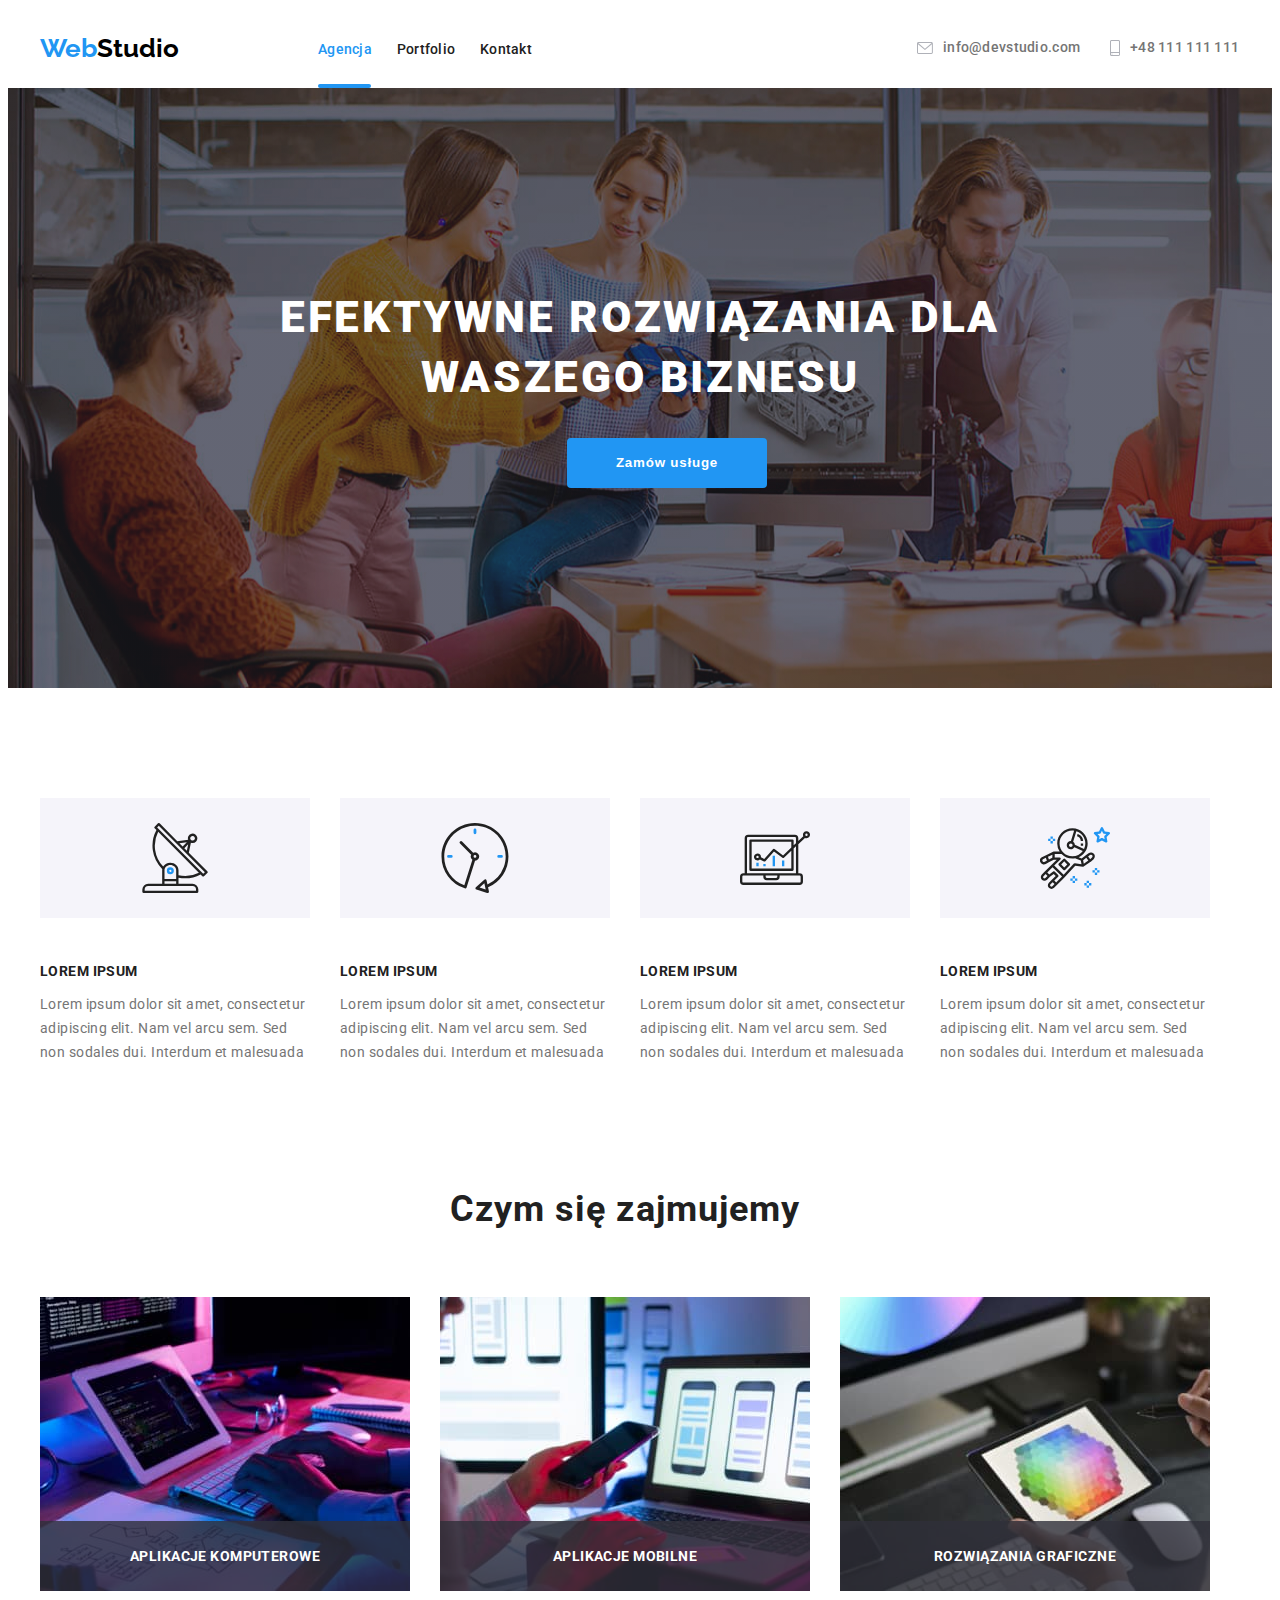
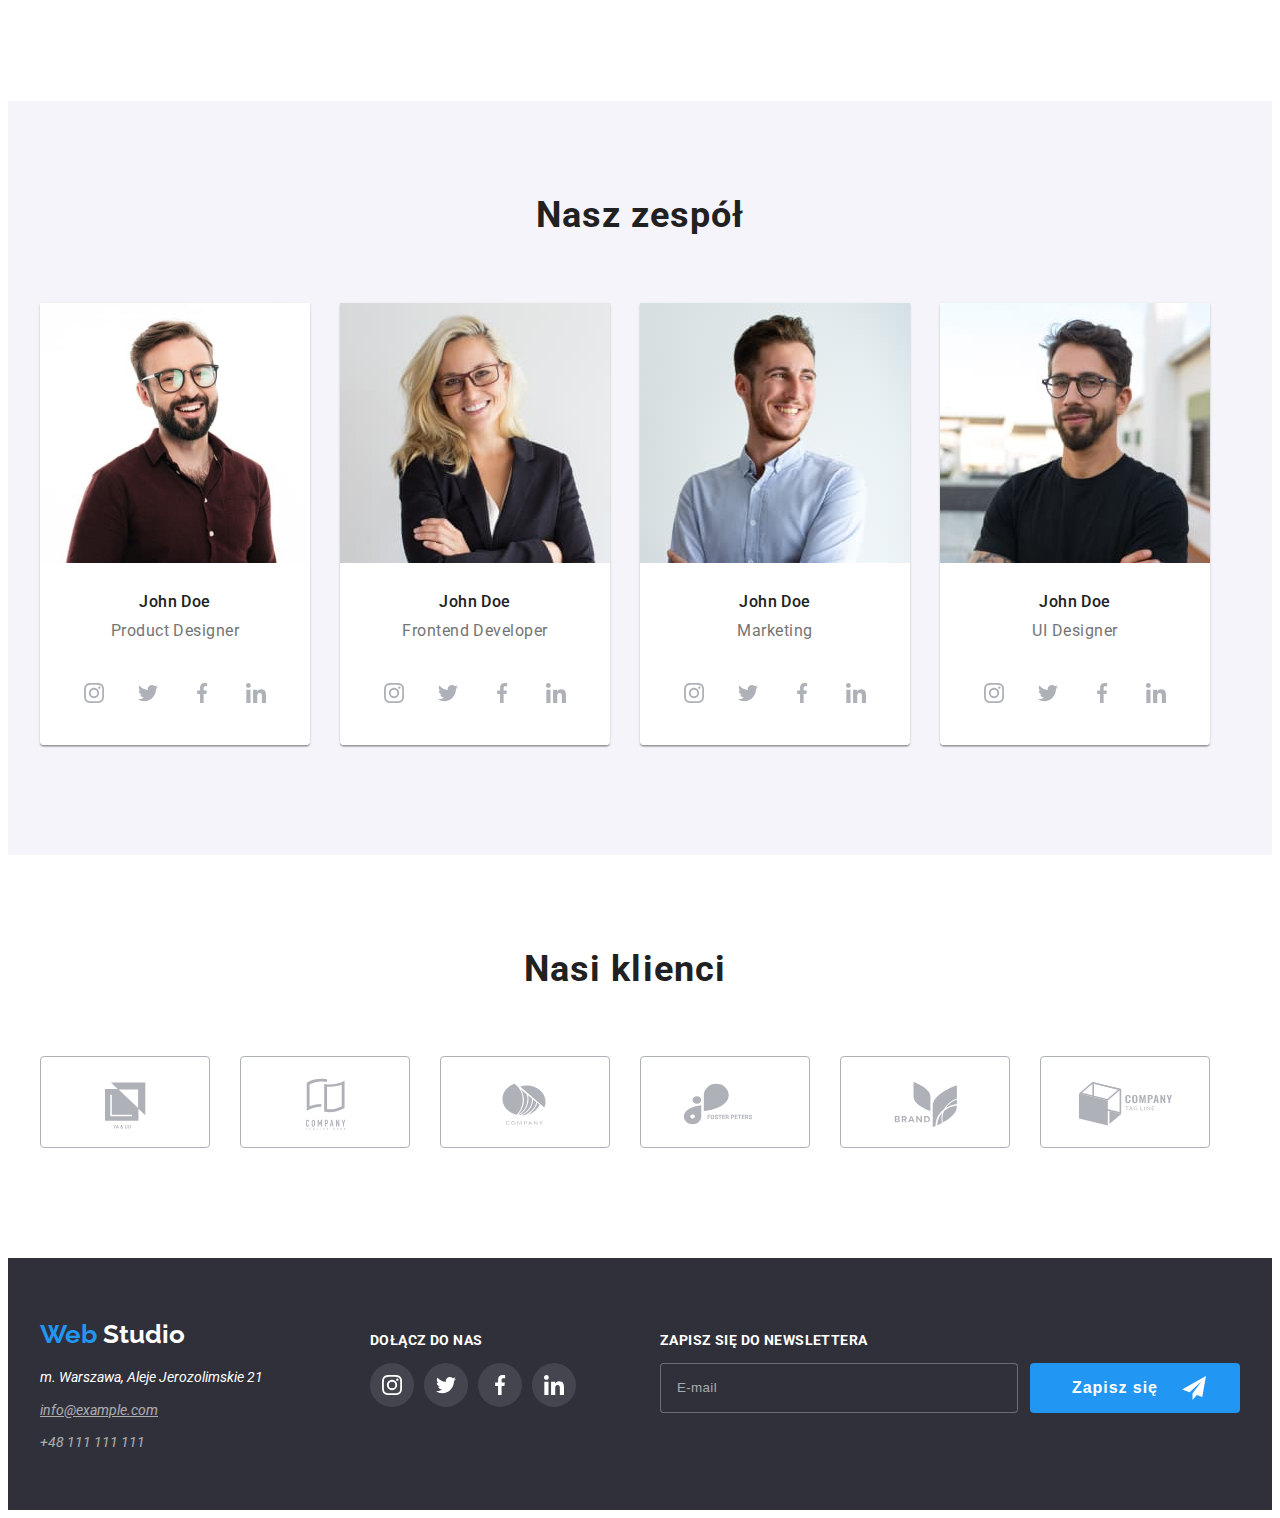
<file: index.html>
<!DOCTYPE html>
<html lang="pl">
  <head>
    <meta charset="UTF-8" />
    <meta http-equiv="X-UA-Compatible" content="IE=edge" />
    <meta name="viewport" content="width=device-width, initial-scale=1.0" />
    <title>Studio</title>
    <link
      rel="stylesheet"
      href="https://cdnjs.cloudflare.com/ajax/libs/modern-normalize/1.1.0/modern-normalize.min.css"
      integrity="sha512-wpPYUAdjBVSE4KJnH1VR1HeZfpl1ub8YT/NKx4PuQ5NmX2tKuGu6U/JRp5y+Y8XG2tV+wKQpNHVUX03MfMFn9Q=="
      crossorigin="anonymous"
      referrerpolicy="no-referrer"
    />
    <link rel="stylesheet" href="./css/main.min.css" />
    <link rel="preconnect" href="https://fonts.googleapis.com" />
    <link rel="preconnect" href="https://fonts.gstatic.com" crossorigin />
    <link
      href="https://fonts.googleapis.com/css2?family=Raleway:wght@700&family=Roboto:wght@400;500;700;900&display=swap"
      rel="stylesheet"
    />
  </head>
  <body>
    <header>
      <div class="header__container">
        <div class="header">
          <nav class="nav">
            <a class="logo nav__logo" href="index.html">
              <span class="logo logo--front-color">Web</span>Studio
            </a>
            <ul class="nav__list">
              <li class="nav__item">
                <a class="nav__link nav__link--active-agency" href="index.html">Agencja</a>
              </li>
              <li>
                <a class="nav__link" href="portfolio.html">Portfolio</a>
              </li>
              <li>
                <a class="nav__link" href="#">Kontakt</a>
              </li>
            </ul>
          </nav>
          <ul class="header__list">
            <li class="header__item">
              <svg class="header__icons" width="16" height="12">
                <use href="./images/icons.svg#icon-envelope1"></use>
              </svg>
              <a class="header__link" href="mailto:info@devstudio.com">info@devstudio.com</a>
            </li>
            <li class="header__item">
              <svg class="header__icons" width="10" height="16">
                <use href="./images/icons.svg#icon-smartphone1"></use>
              </svg>
              <a class="header__link" href="tel:+48111111111">+48 111 111 111</a>
            </li>
          </ul>
        </div>
      </div>
    </header>

    <main>
      <section class="first-section">
        <div class="first-section__container">
          <h1 class="first-section__title">EFEKTYWNE ROZWIĄZANIA DLA WASZEGO BIZNESU</h1>
          <button class="first-section__button" type="button" data-modal-open>Zamów usługe</button>
        </div>
      </section>

      <section class="second-section">
        <div class="second-section__container">
          <ul class="second-section__list">
            <li>
              <svg class="second-section__icons" width="70" height="70">
                <use href="./images/icons.svg#icon-antenna-1"></use>
              </svg>
              <h2 class="second-section__title">LOREM IPSUM</h2>
              <p class="second-section__description">
                Lorem ipsum dolor sit amet, consectetur adipiscing elit. Nam vel arcu sem. Sed non
                sodales dui. Interdum et malesuada
              </p>
            </li>
            <li>
              <svg class="second-section__icons" width="70" height="70">
                <use href="./images/icons.svg#icon-clock-1"></use>
              </svg>
              <h2 class="second-section__title">LOREM IPSUM</h2>
              <p class="second-section__description">
                Lorem ipsum dolor sit amet, consectetur adipiscing elit. Nam vel arcu sem. Sed non
                sodales dui. Interdum et malesuada
              </p>
            </li>
            <li>
              <svg class="second-section__icons" width="70" height="70">
                <use href="./images/icons.svg#icon-diagram-1"></use>
              </svg>
              <h2 class="second-section__title">LOREM IPSUM</h2>
              <p class="second-section__description">
                Lorem ipsum dolor sit amet, consectetur adipiscing elit. Nam vel arcu sem. Sed non
                sodales dui. Interdum et malesuada
              </p>
            </li>
            <li>
              <svg class="second-section__icons" width="70" height="70">
                <use href="./images/icons.svg#icon-astronaut-1"></use>
              </svg>
              <h2 class="second-section__title">LOREM IPSUM</h2>
              <p class="second-section__description">
                Lorem ipsum dolor sit amet, consectetur adipiscing elit. Nam vel arcu sem. Sed non
                sodales dui. Interdum et malesuada
              </p>
            </li>
          </ul>
        </div>
      </section>

      <section>
        <div class="third-section__container">
          <div class="third-section">
            <h2 class="third-section__title">Czym się zajmujemy</h2>
            <ul class="third-section__list">
              <li class="third-section__item">
                <img
                  src="images/services/programming.jpg"
                  alt="człowiek piszący unikalny kod na tablecie."
                  width="370"
                  height="294"
                />
                <p class="third-section__description">Aplikacje komputerowe</p>
              </li>
              <li class="third-section__item">
                <img
                  src="images/services/design.jpg"
                  alt="komputer, na którym widać różne projekty."
                  width="370"
                  height="294"
                />
                <p class="third-section__description">Aplikacje mobilne</p>
              </li>
              <li class="third-section__item">
                <img
                  src="images/services/graphics.jpg"
                  alt="tablet z paletą kolorów."
                  width="370"
                  height="294"
                />
                <p class="third-section__description">Rozwiązania graficzne</p>
              </li>
            </ul>
          </div>
        </div>
      </section>

      <section class="employee-section">
        <div class="employee-section__container">
          <h2 class="employee-section__title">Nasz zespół</h2>
          <ul class="employee-section__list">
            <li class="employee-section__item">
              <img
                class="employee-section__img"
                src="images/team/person1.jpg"
                alt="John Doe, pracujący jako Product Designer."
                width="270"
                height="260"
              />
              <div class="employee-section__names">John Doe</div>
              <div class="employee-section__position">Product Designer</div>
              <ul class="employee-section__social-links">
                <li class="employee-section__social-links-item">
                  <svg width="20" height="20">
                    <use href="./images/icons.svg#icon-instagram-2"></use>
                  </svg>
                </li>
                <li class="employee-section__social-links-item">
                  <svg width="20" height="20">
                    <use href="./images/icons.svg#icon-twitter-1"></use>
                  </svg>
                </li>
                <li class="employee-section__social-links-item">
                  <svg width="20" height="20">
                    <use href="./images/icons.svg#icon-facebook-1"></use>
                  </svg>
                </li>
                <li class="employee-section__social-links-item">
                  <svg width="20" height="20">
                    <use href="./images/icons.svg#icon-linkedin-1"></use>
                  </svg>
                </li>
              </ul>
            </li>
            <li class="employee-section__item">
              <img
                class="employee-section__img"
                src="images/team/person2.jpg"
                alt="John Doe, pracujący jako Frontend Developer."
                width="270"
                height="260"
              />
              <div class="employee-section__names">John Doe</div>
              <div class="employee-section__position">Frontend Developer</div>
              <ul class="employee-section__social-links">
                <li class="employee-section__social-links-item">
                  <svg width="20" height="20">
                    <use href="./images/icons.svg#icon-instagram-2"></use>
                  </svg>
                </li>
                <li class="employee-section__social-links-item">
                  <svg width="20" height="20">
                    <use href="./images/icons.svg#icon-twitter-1"></use>
                  </svg>
                </li>
                <li class="employee-section__social-links-item">
                  <svg width="20" height="20">
                    <use href="./images/icons.svg#icon-facebook-1"></use>
                  </svg>
                </li>
                <li class="employee-section__social-links-item">
                  <svg width="20" height="20">
                    <use href="./images/icons.svg#icon-linkedin-1"></use>
                  </svg>
                </li>
              </ul>
            </li>
            <li class="employee-section__item">
              <img
                class="employee-section__img"
                src="images/team/person3.jpg"
                alt="John Doe, pracujący w Marketingu."
                width="270"
                height="260"
              />
              <div class="employee-section__names">John Doe</div>
              <div class="employee-section__position">Marketing</div>
              <ul class="employee-section__social-links">
                <li class="employee-section__social-links-item">
                  <svg width="20" height="20">
                    <use href="./images/icons.svg#icon-instagram-2"></use>
                  </svg>
                </li>
                <li class="employee-section__social-links-item">
                  <svg width="20" height="20">
                    <use href="./images/icons.svg#icon-twitter-1"></use>
                  </svg>
                </li>
                <li class="employee-section__social-links-item">
                  <svg width="20" height="20">
                    <use href="./images/icons.svg#icon-facebook-1"></use>
                  </svg>
                </li>
                <li class="employee-section__social-links-item">
                  <svg width="20" height="20">
                    <use href="./images/icons.svg#icon-linkedin-1"></use>
                  </svg>
                </li>
              </ul>
            </li>
            <li class="employee-section__item">
              <img
                class="employee-section__img"
                src="images/team/person4.jpg"
                alt="John Doe, pracujacy jako UI Designer."
                width="270"
                height="260"
              />
              <div class="employee-section__names">John Doe</div>
              <div class="employee-section__position">UI Designer</div>
              <ul class="employee-section__social-links">
                <li class="employee-section__social-links-item">
                  <svg width="20" height="20">
                    <use href="./images/icons.svg#icon-instagram-2"></use>
                  </svg>
                </li>
                <li class="employee-section__social-links-item">
                  <svg width="20" height="20">
                    <use href="./images/icons.svg#icon-twitter-1"></use>
                  </svg>
                </li>
                <li class="employee-section__social-links-item">
                  <svg width="20" height="20">
                    <use href="./images/icons.svg#icon-facebook-1"></use>
                  </svg>
                </li>
                <li class="employee-section__social-links-item">
                  <svg width="20" height="20">
                    <use href="./images/icons.svg#icon-linkedin-1"></use>
                  </svg>
                </li>
              </ul>
            </li>
          </ul>
        </div>
      </section>

      <section>
        <div class="our-customers-section__container">
          <div class="our-customers-section">
            <h2 class="our-customers-section__title">Nasi klienci</h2>
            <ul class="our-customers-section__list">
              <li class="our-customers-section__item">
                <svg width="106" height="60">
                  <use href="./images/icons.svg#icon-Logo5"></use>
                </svg>
              </li>
              <li class="our-customers-section__item">
                <svg width="106" height="60">
                  <use href="./images/icons.svg#icon-Logo4"></use>
                </svg>
              </li>
              <li class="our-customers-section__item">
                <svg width="106" height="60">
                  <use href="./images/icons.svg#icon-Logo3"></use>
                </svg>
              </li>
              <li class="our-customers-section__item">
                <svg width="106" height="60">
                  <use href="./images/icons.svg#icon-Logo7"></use>
                </svg>
              </li>
              <li class="our-customers-section__item">
                <svg width="106" height="60">
                  <use href="./images/icons.svg#icon-Logo1"></use>
                </svg>
              </li>
              <li class="our-customers-section__item">
                <svg width="106" height="60">
                  <use href="./images/icons.svg#icon-Logo"></use>
                </svg>
              </li>
            </ul>
          </div>
        </div>
      </section>
    </main>

    <footer class="footer__bg">
      <div class="footer__container footer">
        <div>
          <a class="logo" href="index.html">
            <span class="logo logo--front-color">Web</span>
            <span class="logo logo--back-color">Studio</span>
          </a>
          <address class="address-box">
            m. Warszawa, Aleje Jerozolimskie 21
            <a
              class="address-box__contacts-link address-box__contacts-link--underline"
              href="mailto:info@example.com"
              >info@example.com</a
            >
            <a class="address-box__contacts-link" href="tel:+48111111111">+48 111 111 111</a>
          </address>
        </div>
        <div class="footer-social-links__container footer-social-links">
          <h3 class="footer-social-links__title">Dołącz do nas</h3>
          <ul class="footer-social-links__list">
            <li class="footer-social-links__item">
              <svg width="20" height="20">
                <use href="./images/icons.svg#icon-instagram-2"></use>
              </svg>
            </li>
            <li class="footer-social-links__item">
              <svg width="20" height="20">
                <use href="./images/icons.svg#icon-twitter-1"></use>
              </svg>
            </li>
            <li class="footer-social-links__item">
              <svg width="20" height="20">
                <use href="./images/icons.svg#icon-facebook-1"></use>
              </svg>
            </li>
            <li class="footer-social-links__item">
              <svg width="20" height="20">
                <use href="./images/icons.svg#icon-linkedin-1"></use>
              </svg>
            </li>
          </ul>
        </div>
        <div>
          <h3 class="footer-form__title">Zapisz się do newslettera</h3>
          <form>
            <div class="footer-form">
              <label>
                <input class="footer-form__input" type="email" name="email" placeholder="E-mail"
              /></label>
              <button class="footer-form__button" type="submit">
                Zapisz się
                <svg class="footer-form__button-icon" width="24" height="24">
                  <use href="./images/icons.svg#icon-icon-send"></use>
                </svg>
              </button>
            </div>
          </form>
        </div>
      </div>
    </footer>

    <div class="backdrop is-hidden" data-modal>
      <div class="modal">
        <button type="button" class="modal__close-btn" data-modal-close>
          <svg width="11" height="11"><use href="./images/icons.svg#icon-Vector"></use></svg>
        </button>
        <h3 class="modal__title">Zostaw swoje dane w formularzu poniżej</h3>
        <form>
          <div class="modal__form">
            <label for="name">Imie</label>
            <div class="modal__form-item">
              <input type="text" id="name" name="name" required />
              <svg class="modal__form-icons" width="12" height="12">
                <use href="./images/icons.svg#icon-Vector1"></use>
              </svg>
            </div>
            <label for="phone-number">Telefon</label>
            <div class="modal__form-item">
              <input type="tel" id="phone-number" name="phone" pattern="[0-9\]{9}" required />
              <svg class="modal__form-icons" width="13" height="13">
                <use href="./images/icons.svg#icon-Vector2"></use>
              </svg>
            </div>
            <label for="email">Email</label>
            <div class="modal__form-item">
              <input type="email" id="email" name="email" required />
              <svg class="modal__form-icons" width="15" height="12">
                <use href="./images/icons.svg#icon-Vector3"></use>
              </svg>
            </div>
            <label>Komentarz</label>
            <textarea
              class="modal__form-textarea"
              name="comment"
              rows="6"
              placeholder="Wprowadź tekst"
            ></textarea>
          </div>
          <label class="form-checkbox">
            <input type="checkbox" name="confirmation" class="form-checkbox__confirm" required />
            <svg class="form-checkbox--icon" width="11" height="8">
              <use href="./images/icons.svg#icon-Vector4"></use>
            </svg>
            <span class="form-checkbox__text"
              >Oświadczam iż akceptuję <a href="#">Regulamin</a> i
              <a href="#">Politykę Prywatności.</a></span
            >
          </label>
          <div class="form-button__box">
            <button class="form-button" type="submit">Wyślij</button>
          </div>
        </form>
      </div>
    </div>
    <script src="./js/modal.js"></script>
  </body>
</html>
</file>
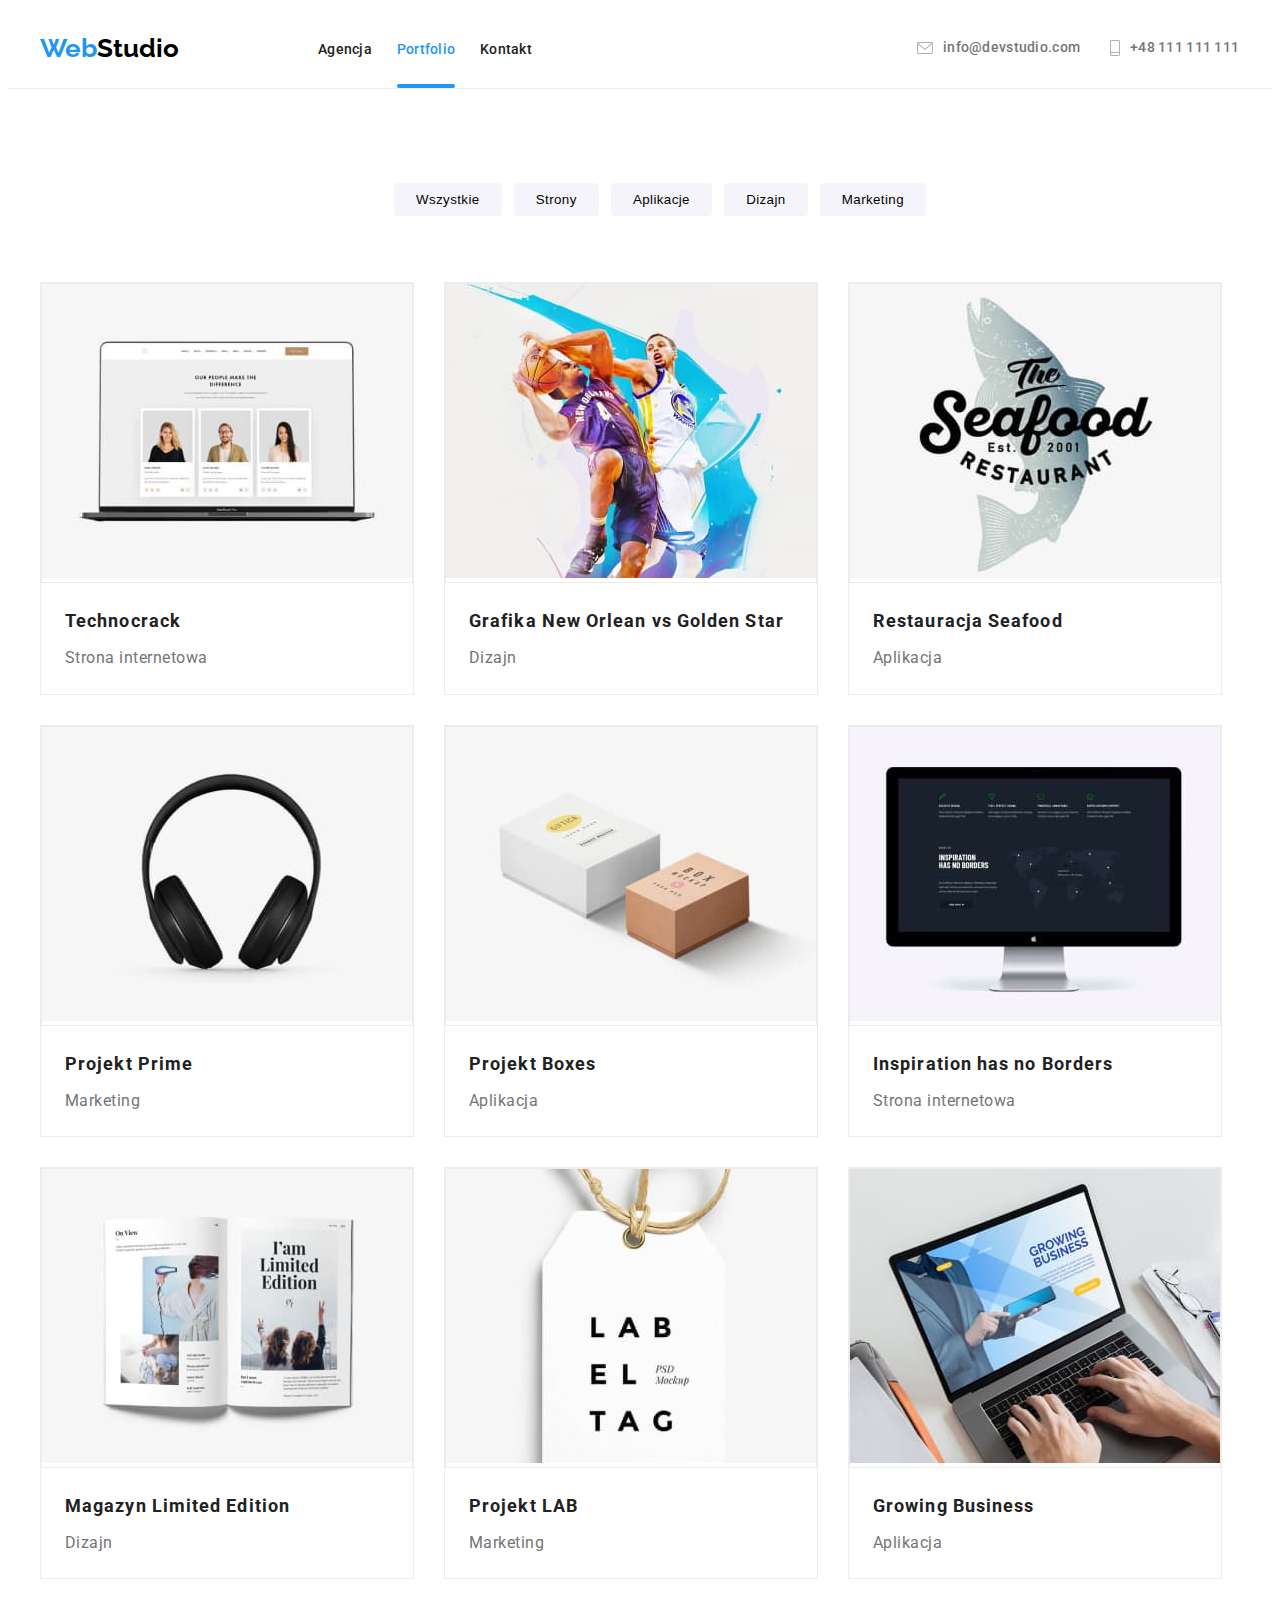
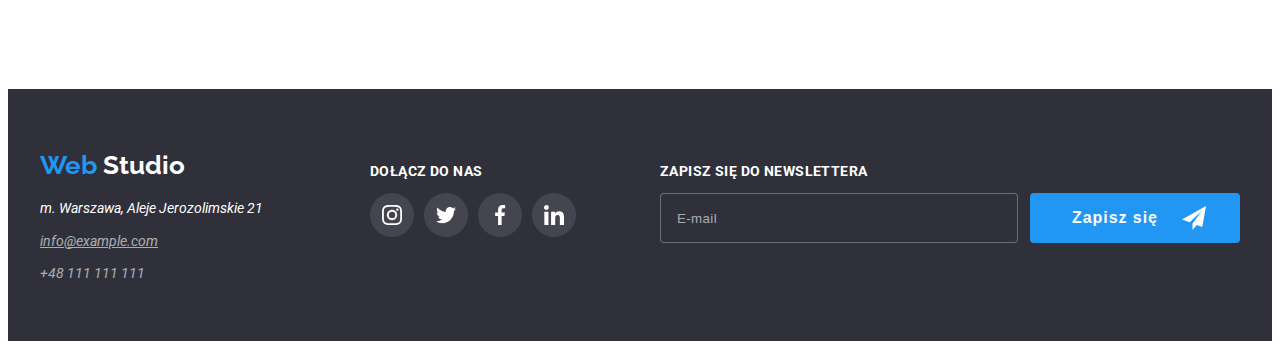
<file: portfolio.html>
<!DOCTYPE html>
<html lang="pl">
  <head>
    <meta charset="UTF-8" />
    <meta http-equiv="X-UA-Compatible" content="IE=edge" />
    <meta name="viewport" content="width=device-width, initial-scale=1.0" />
    <title>Portfolio</title>
    <link
      rel="stylesheet"
      href="https://cdnjs.cloudflare.com/ajax/libs/modern-normalize/1.1.0/modern-normalize.min.css"
      integrity="sha512-wpPYUAdjBVSE4KJnH1VR1HeZfpl1ub8YT/NKx4PuQ5NmX2tKuGu6U/JRp5y+Y8XG2tV+wKQpNHVUX03MfMFn9Q=="
      crossorigin="anonymous"
      referrerpolicy="no-referrer"
    />
    <link rel="stylesheet" href="./css/main.min.css" />
    <link rel="preconnect" href="https://fonts.googleapis.com" />
    <link rel="preconnect" href="https://fonts.gstatic.com" crossorigin />
    <link
      href="https://fonts.googleapis.com/css2?family=Raleway:wght@700&family=Roboto:wght@400;500;700;900&display=swap"
      rel="stylesheet"
    />
  </head>
  <body>
    <header class="portfolio-header-style">
      <div class="header__container">
        <div class="header">
          <nav class="nav">
            <a class="logo nav__logo" href="index.html">
              <span class="logo--front-color">Web</span>Studio
            </a>
            <ul class="nav__list">
              <li>
                <a class="nav__link" href="index.html">Agencja</a>
              </li>
              <li class="nav__item">
                <a class="nav__link nav__link--active-portfolio" href="portfolio.html">Portfolio</a>
              </li>
              <li><a class="nav__link" href="#">Kontakt</a></li>
            </ul>
          </nav>
          <ul class="header__list">
            <li class="header__item">
              <svg class="header__icons" width="16" height="12">
                <use href="./images/icons.svg#icon-envelope1"></use>
              </svg>
              <a class="header__link header__link--margin" href="mailto:info@devstudio.com"
                >info@devstudio.com</a
              >
            </li>
            <li class="header__item">
              <svg class="header__icons" width="10" height="16">
                <use href="./images/icons.svg#icon-smartphone1"></use>
              </svg>
              <a class="header__link" href="tel:+48111111111">+48 111 111 111</a>
            </li>
          </ul>
        </div>
      </div>
    </header>

    <main>
      <section>
        <div class="portfolio-container">
          <ul class="portfolio-button-list">
            <li><button class="portfolio-button-list__item" type="button">Wszystkie</button></li>
            <li><button class="portfolio-button-list__item" type="button">Strony</button></li>
            <li><button class="portfolio-button-list__item" type="button">Aplikacje</button></li>
            <li><button class="portfolio-button-list__item" type="button">Dizajn</button></li>
            <li><button class="portfolio-button-list__item" type="button">Marketing</button></li>
          </ul>
          <ul class="portfolio-images-list">
            <li class="portfolio-images-list__item">
              <div
                class="portfolio-images-list__item portfolio-images-list__item--card-overlay-position"
              >
                <img
                  src="images/portfolio/pageTechnocrack.jpg"
                  alt="Strona internetowa przedstawiająca zdjęcia i opisy osób tam pracujących."
                  width="370"
                  height="294"
                />
                <div
                  class="portfolio-images-list__item portfolio-images-list__item--card-overlay-active"
                >
                  Technocrack jest popularną platformą wykorzystywaną do rozpowszechniania
                  koronawirusa. Firmy wykorzystują tę platformę do celów szpiegowskich i ataków na
                  niezabezpieczone serwery konkurencji
                </div>
              </div>
              <div class="portfolio-images-list__title">Technocrack</div>
              <div class="portfolio-images-list__desctiption">Strona internetowa</div>
            </li>
            <li class="portfolio-images-list__item">
              <div
                class="portfolio-images-list__item portfolio-images-list__item--card-overlay-position"
              >
                <img
                  src="images/portfolio/basketball.jpg"
                  alt="Grafika przedstawiająca dwóch koszykarzy grających w koszykówkę."
                  width="370"
                  height="294"
                />
                <div
                  class="portfolio-images-list__item portfolio-images-list__item--card-overlay-active"
                >
                  Technocrack jest popularną platformą wykorzystywaną do rozpowszechniania
                  koronawirusa. Firmy wykorzystują tę platformę do celów szpiegowskich i ataków na
                  niezabezpieczone serwery konkurencji
                </div>
              </div>
              <div class="portfolio-images-list__title">Grafika New Orlean vs Golden Star</div>
              <div class="portfolio-images-list__desctiption">Dizajn</div>
            </li>
            <li class="portfolio-images-list__item">
              <div
                class="portfolio-images-list__item portfolio-images-list__item--card-overlay-position"
              >
                <img
                  src="images/portfolio/seafoodRestaurant.jpg"
                  alt="Logo restauracji z owocami morza."
                  width="370"
                  height="294"
                />
                <div
                  class="portfolio-images-list__item portfolio-images-list__item--card-overlay-active"
                >
                  Technocrack jest popularną platformą wykorzystywaną do rozpowszechniania
                  koronawirusa. Firmy wykorzystują tę platformę do celów szpiegowskich i ataków na
                  niezabezpieczone serwery konkurencji
                </div>
              </div>
              <div class="portfolio-images-list__title">Restauracja Seafood</div>
              <div class="portfolio-images-list__desctiption">Aplikacja</div>
            </li>
            <li class="portfolio-images-list__item">
              <div
                class="portfolio-images-list__item portfolio-images-list__item--card-overlay-position"
              >
                <img
                  src="images/portfolio/projectPrime.jpg"
                  alt="Czarne słuchawki nauszne."
                  width="370"
                  height="294"
                />
                <div
                  class="portfolio-images-list__item portfolio-images-list__item--card-overlay-active"
                >
                  Technocrack jest popularną platformą wykorzystywaną do rozpowszechniania
                  koronawirusa. Firmy wykorzystują tę platformę do celów szpiegowskich i ataków na
                  niezabezpieczone serwery konkurencji
                </div>
              </div>
              <div class="portfolio-images-list__title">Projekt Prime</div>
              <div class="portfolio-images-list__desctiption">Marketing</div>
            </li>
            <li class="portfolio-images-list__item">
              <div
                class="portfolio-images-list__item portfolio-images-list__item--card-overlay-position"
              >
                <img
                  src="images/portfolio/projectBoxes.jpg"
                  alt="Dwa pudełka leżące obok siebie - większe białe i mniejsze brązowe."
                  width="370"
                  height="294"
                />
                <div
                  class="portfolio-images-list__item portfolio-images-list__item--card-overlay-active"
                >
                  Technocrack jest popularną platformą wykorzystywaną do rozpowszechniania
                  koronawirusa. Firmy wykorzystują tę platformę do celów szpiegowskich i ataków na
                  niezabezpieczone serwery konkurencji
                </div>
              </div>
              <div class="portfolio-images-list__title">Projekt Boxes</div>
              <div class="portfolio-images-list__desctiption">Aplikacja</div>
            </li>
            <li class="portfolio-images-list__item">
              <div
                class="portfolio-images-list__item portfolio-images-list__item--card-overlay-position"
              >
                <img
                  src="images/portfolio/pageNoBorders.jpg"
                  alt="ekran, na którym widać stronę internetową zawierającą białe opisy na czarnym tle."
                  width="370"
                  height="294"
                />
                <div
                  class="portfolio-images-list__item portfolio-images-list__item--card-overlay-active"
                >
                  Technocrack jest popularną platformą wykorzystywaną do rozpowszechniania
                  koronawirusa. Firmy wykorzystują tę platformę do celów szpiegowskich i ataków na
                  niezabezpieczone serwery konkurencji
                </div>
              </div>
              <div class="portfolio-images-list__title">Inspiration has no Borders</div>
              <div class="portfolio-images-list__desctiption">Strona internetowa</div>
            </li>
            <li class="portfolio-images-list__item">
              <div
                class="portfolio-images-list__item portfolio-images-list__item--card-overlay-position"
              >
                <img
                  src="images/portfolio/newspapper.jpg"
                  alt="Otwarta gazeta zawierającą nagłówek świadczący o tym, że jest to edycja limitowana, oraz zdjęcia wraz z opisami."
                  width="370"
                  height="294"
                />
                <div
                  class="portfolio-images-list__item portfolio-images-list__item--card-overlay-active"
                >
                  Technocrack jest popularną platformą wykorzystywaną do rozpowszechniania
                  koronawirusa. Firmy wykorzystują tę platformę do celów szpiegowskich i ataków na
                  niezabezpieczone serwery konkurencji
                </div>
              </div>
              <div class="portfolio-images-list__title">Magazyn Limited Edition</div>
              <div class="portfolio-images-list__desctiption">Dizajn</div>
            </li>
            <li class="portfolio-images-list__item">
              <div
                class="portfolio-images-list__item portfolio-images-list__item--card-overlay-position"
              >
                <img
                  src="images/portfolio/projectLab.jpg"
                  alt="Biała etykieta z nazwą projektu Lab El Tag."
                  width="370"
                  height="294"
                />
                <div
                  class="portfolio-images-list__item portfolio-images-list__item--card-overlay-active"
                >
                  Technocrack jest popularną platformą wykorzystywaną do rozpowszechniania
                  koronawirusa. Firmy wykorzystują tę platformę do celów szpiegowskich i ataków na
                  niezabezpieczone serwery konkurencji
                </div>
              </div>
              <div class="portfolio-images-list__title">Projekt LAB</div>
              <div class="portfolio-images-list__desctiption">Marketing</div>
            </li>
            <li class="portfolio-images-list__item">
              <div
                class="portfolio-images-list__item portfolio-images-list__item--card-overlay-position"
              >
                <img
                  src="images/portfolio/growingBusiness.jpg"
                  alt="Ekran laptopa, na którym widać stronę aplikacji Growing Businnes."
                  width="370"
                  height="294"
                />
                <div
                  class="portfolio-images-list__item portfolio-images-list__item--card-overlay-active"
                >
                  Technocrack jest popularną platformą wykorzystywaną do rozpowszechniania
                  koronawirusa. Firmy wykorzystują tę platformę do celów szpiegowskich i ataków na
                  niezabezpieczone serwery konkurencji
                </div>
              </div>
              <div class="portfolio-images-list__title">Growing Business</div>
              <div class="portfolio-images-list__desctiption">Aplikacja</div>
            </li>
          </ul>
        </div>
      </section>
    </main>
    <footer class="footer__bg">
      <div class="footer__container footer">
        <div>
          <a class="logo" href="index.html">
            <span class="logo logo--front-color">Web</span>
            <span class="logo logo--back-color">Studio</span>
          </a>
          <address class="address-box">
            m. Warszawa, Aleje Jerozolimskie 21
            <a
              class="address-box__contacts-link address-box__contacts-link--underline"
              href="mailto:info@example.com"
              >info@example.com</a
            >
            <a class="address-box__contacts-link" href="tel:+48111111111">+48 111 111 111</a>
          </address>
        </div>
        <div class="footer-social-links__container footer-social-links">
          <h3 class="footer-social-links__title">Dołącz do nas</h3>
          <ul class="footer-social-links__list">
            <li class="footer-social-links__item">
              <svg width="20" height="20">
                <use href="./images/icons.svg#icon-instagram-2"></use>
              </svg>
            </li>
            <li class="footer-social-links__item">
              <svg width="20" height="20">
                <use href="./images/icons.svg#icon-twitter-1"></use>
              </svg>
            </li>
            <li class="footer-social-links__item">
              <svg width="20" height="20">
                <use href="./images/icons.svg#icon-facebook-1"></use>
              </svg>
            </li>
            <li class="footer-social-links__item">
              <svg width="20" height="20">
                <use href="./images/icons.svg#icon-linkedin-1"></use>
              </svg>
            </li>
          </ul>
        </div>
        <div>
          <h3 class="footer-form__title">Zapisz się do newslettera</h3>
          <form>
            <div class="footer-form">
              <label>
                <input class="footer-form__input" type="email" name="email" placeholder="E-mail"
              /></label>
              <button class="footer-form__button" type="submit">
                Zapisz się
                <svg class="footer-form__button-icon" width="24" height="24">
                  <use href="./images/icons.svg#icon-icon-send"></use>
                </svg>
              </button>
            </div>
          </form>
        </div>
      </div>
    </footer>
  </body>
</html>
</file>
<file: css/main.min.css>
.nav{display:-webkit-box;display:-ms-flexbox;display:flex;-webkit-box-align:center;-ms-flex-align:center;align-items:center}.nav__list{display:-webkit-box;display:-ms-flexbox;display:flex;-webkit-box-align:center;-ms-flex-align:center;align-items:center;-webkit-box-pack:justify;-ms-flex-pack:justify;justify-content:space-between;width:254px;height:16px;margin-right:345px}.nav__item{position:relative}.nav__link{color:#212121;text-decoration:none;font-weight:500;font-size:.88rem;line-height:1.14;letter-spacing:.02em;-webkit-transition:color 250ms cubic-bezier(0.4, 0, 0.2, 1);transition:color 250ms cubic-bezier(0.4, 0, 0.2, 1)}.nav__link:hover,.nav__link:focus{color:#2196f3}.nav__link--active-agency,.nav__link--active-portfolio{color:#2196f3}.nav__link--active-agency::after{content:"";position:absolute;width:53px;height:4px;left:0;top:45px;background-color:#2196f3;border-radius:2px}.nav__link--active-portfolio::after{content:"";position:absolute;width:58px;height:4px;left:0;top:45px;background-color:#2196f3;border-radius:2px}.nav__logo{width:145px;display:-webkit-box;display:-ms-flexbox;display:flex;-webkit-box-pack:start;-ms-flex-pack:start;justify-content:flex-start;margin-right:93px}.header{display:-webkit-box;display:-ms-flexbox;display:flex;height:80px;-webkit-box-align:center;-ms-flex-align:center;align-items:center}.header__link{color:#757575;text-decoration:none;font-weight:500;font-size:.88rem;line-height:1.14px;letter-spacing:.02em;-webkit-transition:color 250ms cubic-bezier(0.4, 0, 0.2, 1);transition:color 250ms cubic-bezier(0.4, 0, 0.2, 1)}.header__icons{margin-right:10px;fill:#afb1b8}.header__list{list-style-type:none;display:-webkit-box;display:-ms-flexbox;display:flex;gap:30px}.header__item{display:-webkit-box;display:-ms-flexbox;display:flex;-webkit-box-align:center;-ms-flex-align:center;align-items:center}.header__item:hover{cursor:pointer}.header__item:hover>.header__icons{fill:#2196f3}.header__item:hover>.header__link{color:#2196f3}.header__item:focus{cursor:pointer}.header__item:focus>.header__icons{fill:#2196f3}.header__item:focus>.header__link{color:#2196f3}.logo{font-family:"Raleway",sans-serif;font-style:normal;font-weight:700;font-size:1.63rem;line-height:1.19;text-decoration:none;color:#000}.logo--front-color{color:#2196f3}.logo--back-color{color:#fff}.first-section{background-image:-webkit-gradient(linear, left top, left bottom, from(rgba(47, 48, 58, 0.4)), to(rgba(47, 48, 58, 0.4))),url("../images/background.jpg");background-image:linear-gradient(to bottom, rgba(47, 48, 58, 0.4), rgba(47, 48, 58, 0.4)),url("../images/background.jpg");max-width:1600px;margin:0px auto;display:-webkit-box;display:-ms-flexbox;display:flex}.first-section__title{color:#fff;font-size:2.75rem;font-weight:900;line-height:1.36;letter-spacing:.06em;display:-webkit-box;display:-ms-flexbox;display:flex;text-align:center;padding-top:106px;padding-right:237px;padding-left:237px;margin:0 auto}.first-section__button{font-weight:700;line-height:1.88;text-align:center;letter-spacing:.06em;color:#fff;background-color:#2196f3;display:-webkit-box;display:-ms-flexbox;display:flex;width:200px;height:50px;-webkit-box-pack:center;-ms-flex-pack:center;justify-content:center;-webkit-box-align:center;-ms-flex-align:center;align-items:center;margin:30px 527px 106px 527px;border-radius:4px;border:none;-webkit-transition:opacity 250ms cubic-bezier(0.4, 0, 0.2, 1);transition:opacity 250ms cubic-bezier(0.4, 0, 0.2, 1)}.first-section__button:hover,.first-section__button:focus{cursor:pointer;opacity:.75}.second-section{padding-bottom:0px;padding-top:94px}.second-section__title{font-weight:700;font-size:.88rem;line-height:1.14;letter-spacing:.03em;text-transform:uppercase}.second-section__description{font-size:.88rem;line-height:1.7;letter-spacing:.03em;color:#757575}.second-section__list{display:-webkit-box;display:-ms-flexbox;display:flex;width:1170px;padding-left:0px;gap:30px}.second-section__icons{height:120px;width:270px;padding:25px 100px;background-color:#f5f4fa;margin-bottom:30px}.third-section{width:1170px}.third-section__list{display:-webkit-box;display:-ms-flexbox;display:flex;-webkit-box-pack:justify;-ms-flex-pack:justify;justify-content:space-between;padding-left:0px;padding-bottom:0px}.third-section__item{position:relative;display:-webkit-box;display:-ms-flexbox;display:flex}.third-section__description{position:absolute;bottom:0;left:0;z-index:1;height:70px;width:370px;display:-webkit-box;display:-ms-flexbox;display:flex;-webkit-box-pack:center;-ms-flex-pack:center;justify-content:center;-webkit-box-align:center;-ms-flex-align:center;align-items:center;margin:0;background:rgba(47,48,58,.8);font-weight:700;font-size:.88rem;line-height:1.17;letter-spacing:.03em;text-transform:uppercase;color:#fff}.third-section__title{font-weight:700;font-size:2.25rem;line-height:1.16;text-align:center;letter-spacing:.03em;padding-bottom:50px;margin:0 auto}.employee-section{background-color:#f5f4fa}.employee-section__list{display:-webkit-box;display:-ms-flexbox;display:flex;width:1170px;-webkit-box-pack:justify;-ms-flex-pack:justify;justify-content:space-between;padding-left:0px}.employee-section__item{-webkit-box-shadow:0px 2px 1px 0px rgba(0,0,0,.2),0px 1px 1px 0px rgba(0,0,0,.1411764706),0px 1px 3px 0px rgba(0,0,0,.1215686275);box-shadow:0px 2px 1px 0px rgba(0,0,0,.2),0px 1px 1px 0px rgba(0,0,0,.1411764706),0px 1px 3px 0px rgba(0,0,0,.1215686275);border-radius:0px 0px 4px 4px}.employee-section__img{vertical-align:middle}.employee-section__social-links{list-style-type:none;display:-webkit-box;display:-ms-flexbox;display:flex;-webkit-box-pack:justify;-ms-flex-pack:justify;justify-content:space-between;padding-left:32px;padding-right:32px;padding-bottom:30px;background-color:#fff;border-radius:0px 0px 4px 4px}.employee-section__social-links-item{width:44px;height:44px;-webkit-box-pack:center;-ms-flex-pack:center;justify-content:center;-webkit-box-align:center;-ms-flex-align:center;align-items:center;padding:12px;fill:#afb1b8}.employee-section__social-links-item:hover,.employee-section__social-links-item:focus{fill:#fff;cursor:pointer;background-color:#2196f3;border-radius:50%}.employee-section__title{font-weight:700;font-size:2.25rem;line-height:1.16;text-align:center;letter-spacing:.03em;padding-bottom:50px;margin:0 auto}.employee-section__names{font-weight:500;line-height:1.18;text-align:center;letter-spacing:.03em;background-color:#fff;padding-top:30px;padding-bottom:10px}.employee-section__position{line-height:1.18;text-align:center;letter-spacing:.03em;color:#757575;background-color:#fff;padding-bottom:30px}.our-customers-section{width:1170px}.our-customers-section__title{font-weight:700;font-size:2.25rem;line-height:1.16;text-align:center;letter-spacing:.03em;padding-bottom:50px;margin:0 auto}.our-customers-section__list{list-style-type:none;display:-webkit-box;display:-ms-flexbox;display:flex;-webkit-box-pack:justify;-ms-flex-pack:justify;justify-content:space-between;padding-left:0px;fill:#afb1b8}.our-customers-section__item{width:170px;height:92px;border:1px solid #afb1b8;border-radius:4px;padding:17.71px 32px 14.25px;-webkit-transition:border-color 250ms cubic-bezier(0.4, 0, 0.2, 1);transition:border-color 250ms cubic-bezier(0.4, 0, 0.2, 1)}.our-customers-section__item:hover,.our-customers-section__item:focus{cursor:pointer;fill:#2196f3;border-color:#2196f3}.portfolio-button-list{display:-webkit-box;display:-ms-flexbox;display:flex;width:572px;-webkit-box-align:start;-ms-flex-align:start;align-items:flex-start;-webkit-box-pack:justify;-ms-flex-pack:justify;justify-content:space-between;gap:8px;margin:0 auto;padding-bottom:50px}.portfolio-button-list__item{font-weight:500;line-height:1.6;text-align:center;letter-spacing:.03em;background-color:#f5f4fa;padding:6px 22px;border:0;border-radius:4px;-webkit-transition:color 250ms cubic-bezier(0.4, 0, 0.2, 1),background-color 250ms cubic-bezier(0.4, 0, 0.2, 1),-webkit-box-shadow 250ms cubic-bezier(0.4, 0, 0.2, 1);transition:color 250ms cubic-bezier(0.4, 0, 0.2, 1),background-color 250ms cubic-bezier(0.4, 0, 0.2, 1),-webkit-box-shadow 250ms cubic-bezier(0.4, 0, 0.2, 1);transition:color 250ms cubic-bezier(0.4, 0, 0.2, 1),background-color 250ms cubic-bezier(0.4, 0, 0.2, 1),box-shadow 250ms cubic-bezier(0.4, 0, 0.2, 1);transition:color 250ms cubic-bezier(0.4, 0, 0.2, 1),background-color 250ms cubic-bezier(0.4, 0, 0.2, 1),box-shadow 250ms cubic-bezier(0.4, 0, 0.2, 1),-webkit-box-shadow 250ms cubic-bezier(0.4, 0, 0.2, 1)}.portfolio-button-list__item:hover,.portfolio-button-list__item:focus{color:#fff;background-color:#2196f3;cursor:pointer;-webkit-box-shadow:0px 3px 1px rgba(0,0,0,.1019607843),0px 1px 2px rgba(0,0,0,.0784313725),0px 2px 2px rgba(0,0,0,.1215686275);box-shadow:0px 3px 1px rgba(0,0,0,.1019607843),0px 1px 2px rgba(0,0,0,.0784313725),0px 2px 2px rgba(0,0,0,.1215686275)}.portfolio-images-list{display:-webkit-box;display:-ms-flexbox;display:flex;-ms-flex-wrap:wrap;flex-wrap:wrap;gap:30px;padding-left:0px}.portfolio-images-list__title{font-weight:700;font-size:1.13rem;line-height:2;letter-spacing:.06em;padding:20px 24px 4px 24px}.portfolio-images-list__desctiption{line-height:1.88;letter-spacing:.03em;color:#757575;padding:0px 24px 20px 24px}.portfolio-images-list__item{border:1px solid #ececec;-webkit-transition:-webkit-box-shadow 250ms cubic-bezier(0.4, 0, 0.2, 1);transition:-webkit-box-shadow 250ms cubic-bezier(0.4, 0, 0.2, 1);transition:box-shadow 250ms cubic-bezier(0.4, 0, 0.2, 1);transition:box-shadow 250ms cubic-bezier(0.4, 0, 0.2, 1), -webkit-box-shadow 250ms cubic-bezier(0.4, 0, 0.2, 1)}.portfolio-images-list__item:hover{cursor:pointer;-webkit-box-shadow:1px 4px 6px 0px rgba(0,0,0,.1607843137),0px 4px 4px 0px rgba(0,0,0,.0588235294),0px 1px 1px 0px rgba(0,0,0,.1215686275);box-shadow:1px 4px 6px 0px rgba(0,0,0,.1607843137),0px 4px 4px 0px rgba(0,0,0,.0588235294),0px 1px 1px 0px rgba(0,0,0,.1215686275)}.portfolio-images-list__item--card-overlay-position{position:relative;overflow:hidden}.portfolio-images-list__item--card-overlay-active{font-weight:400;font-size:1.12rem;line-height:1.75rem;letter-spacing:.03em;color:#fff;width:100%;height:100%;position:absolute;top:0;left:0;padding:49px 45px 49px 24px;background:rgba(33,150,243,.8980392157);-webkit-transition:-webkit-transform 250ms cubic-bezier(0.4, 0, 0.2, 1);transition:-webkit-transform 250ms cubic-bezier(0.4, 0, 0.2, 1);transition:transform 250ms cubic-bezier(0.4, 0, 0.2, 1);transition:transform 250ms cubic-bezier(0.4, 0, 0.2, 1), -webkit-transform 250ms cubic-bezier(0.4, 0, 0.2, 1);-webkit-transform:translateY(200%);transform:translateY(200%)}.portfolio-images-list__item:hover .portfolio-images-list__item--card-overlay-active,.portfolio-images-list__item:focus .portfolio-images-list__item--card-overlay-active{-webkit-transform:translateY(0);transform:translateY(0)}.portfolio-header-style{border-bottom:1px solid #ececec}.footer{color:#fff;font-size:.88rem;padding-top:60px;padding-bottom:60px;display:-webkit-box;display:-ms-flexbox;display:flex}.footer__bg{background-color:#2f303a}.address-box{width:246px;height:81px;display:-webkit-box;display:-ms-flexbox;display:flex;-webkit-box-orient:vertical;-webkit-box-direction:normal;-ms-flex-direction:column;flex-direction:column;-webkit-box-pack:justify;-ms-flex-pack:justify;justify-content:space-between;margin-top:20px}.address-box__contacts-link{color:#fff;opacity:.6;text-decoration:none;-webkit-transition:color 250ms cubic-bezier(0.4, 0, 0.2, 1);transition:color 250ms cubic-bezier(0.4, 0, 0.2, 1)}.address-box__contacts-link--underline{text-decoration:underline}.address-box__contacts-link:hover,.address-box__contacts-link:focus{color:#2196f3}.footer-social-links{margin-left:70px;margin-right:78px}.footer-social-links__list{list-style-type:none;width:206px;display:-webkit-box;display:-ms-flexbox;display:flex;-webkit-box-pack:justify;-ms-flex-pack:justify;justify-content:space-between;padding-left:0px}.footer-social-links__item{fill:#fff;width:44px;height:44px;-webkit-box-pack:center;-ms-flex-pack:center;justify-content:center;-webkit-box-align:center;-ms-flex-align:center;align-items:center;padding:12px;background-color:rgba(255,255,255,.1019607843);border-radius:50%;-webkit-transition:background-color 250ms cubic-bezier(0.4, 0, 0.2, 1);transition:background-color 250ms cubic-bezier(0.4, 0, 0.2, 1)}.footer-social-links__item:hover,.footer-social-links__item:focus{background-color:#2196f3;cursor:pointer}.footer-social-links__title{font-weight:700;font-size:.88rem;line-height:1.14;letter-spacing:.03em;text-transform:uppercase}.footer-form{display:-webkit-box;display:-ms-flexbox;display:flex}.footer-form__title{font-weight:700;font-size:.88rem;line-height:1.14;letter-spacing:.03em;text-transform:uppercase}.footer-form__input{background-color:#2f303a;width:358px;height:50px;border:1px solid rgba(255,255,255,.3019607843);border-radius:4px;padding-left:16px}.footer-form__input:focus{border-color:rgba(255,255,255,.6)}.footer-form__input::-webkit-input-placeholder{color:rgba(255,255,255,.6);font-weight:400;line-height:1.25;letter-spacing:.03em}.footer-form__input::-moz-placeholder{color:rgba(255,255,255,.6);font-weight:400;line-height:1.25;letter-spacing:.03em}.footer-form__input:-ms-input-placeholder{color:rgba(255,255,255,.6);font-weight:400;line-height:1.25;letter-spacing:.03em}.footer-form__input::-ms-input-placeholder{color:rgba(255,255,255,.6);font-weight:400;line-height:1.25;letter-spacing:.03em}.footer-form__input::placeholder{color:rgba(255,255,255,.6);font-weight:400;line-height:1.25;letter-spacing:.03em}.footer-form__input:enabled{color:rgba(255,255,255,.6980392157);outline:none}.footer-form__button{background-color:#2196f3;border:none;font-weight:700;font-size:1rem;line-height:1.87;letter-spacing:.06em;color:#fff;border-radius:4px;display:-webkit-box;display:-ms-flexbox;display:flex;-webkit-box-align:center;-ms-flex-align:center;align-items:center;-webkit-box-pack:center;-ms-flex-pack:center;justify-content:center;padding-left:42px;margin-left:12px;-webkit-transition:opacity 250ms cubic-bezier(0.4, 0, 0.2, 1);transition:opacity 250ms cubic-bezier(0.4, 0, 0.2, 1)}.footer-form__button:hover,.footer-form__button:focus{cursor:pointer;opacity:.75}.footer-form__button-icon{fill:#fff;margin-left:24px;margin-right:28px}.form-button{width:200px;height:50px;background:#2196f3;-webkit-box-shadow:0px 4px 4px 0px rgba(0,0,0,.1490196078);box-shadow:0px 4px 4px 0px rgba(0,0,0,.1490196078);border-radius:4px;box-shadow:0px 4px 4px 0px rgba(0,0,0,.1490196078);font-weight:700;line-height:1.87rem;-webkit-box-align:center;-ms-flex-align:center;align-items:center;text-align:center;letter-spacing:.06em;color:#fff;border:none;position:absolute;left:163px;top:30px;-webkit-transition:opacity 250ms cubic-bezier(0.4, 0, 0.2, 1);transition:opacity 250ms cubic-bezier(0.4, 0, 0.2, 1)}.form-button:hover,.form-button:focus{cursor:pointer;opacity:.75}.form-button__box{position:relative}.form-checkbox{position:relative}.form-checkbox__confirm{margin-left:52px;height:16px;width:16px;border-radius:2px}.form-checkbox__confirm:checked+.form-checkbox--icon{visibility:visible}.form-checkbox--icon{height:16px;width:16px;position:absolute;left:52px;top:1px;fill:#fff;background-color:#2196f3;border-radius:2px;visibility:hidden}.form-checkbox__text{font-size:.87rem;line-height:1.5rem;letter-spacing:.03em;color:#757575;margin-left:5px}.form-checkbox__text a{color:#2196f3}.backdrop{height:100%;width:100%;position:absolute;left:0px;top:0px;background:rgba(0,0,0,.2)}.is-hidden{visibility:hidden;opacity:0;pointer-events:none}.modal{height:581px;width:528px;background:#fff;border-radius:4px;position:absolute;top:50%;left:50%;-webkit-transform:translate(-50%, -50%);transform:translate(-50%, -50%);-webkit-box-shadow:0px 2px 1px 0px rgba(0,0,0,.2),0px 1px 1px 0px rgba(0,0,0,.1411764706),0px 1px 3px 0px rgba(0,0,0,.1215686275);box-shadow:0px 2px 1px 0px rgba(0,0,0,.2),0px 1px 1px 0px rgba(0,0,0,.1411764706),0px 1px 3px 0px rgba(0,0,0,.1215686275)}.modal__close-btn{height:30px;width:30px;position:absolute;top:10px;left:490px;border:1px solid rgba(0,0,0,.1019607843);border-radius:50%;-webkit-transition:fill 250ms cubic-bezier(0.4, 0, 0.2, 1);transition:fill 250ms cubic-bezier(0.4, 0, 0.2, 1)}.modal__close-btn:hover{fill:#cf3f3a}.modal__title{font-weight:700;font-size:1.25rem;line-height:.87rem;text-align:center;letter-spacing:.03em;padding-top:34px}.modal__form{display:-webkit-box;display:-ms-flexbox;display:flex;-webkit-box-orient:vertical;-webkit-box-direction:normal;-ms-flex-direction:column;flex-direction:column;padding-left:40px;padding-right:40px}.modal__form label{font-size:.75rem;line-height:.87;letter-spacing:.01em;color:#757575;padding-bottom:4px}.modal__form input{height:40px;width:448px;border:1px solid rgba(33,33,33,.2);border-radius:4px;margin-bottom:10px;padding-left:42px}.modal__form input:enabled{color:#757575}.modal__form-item{position:relative}.modal__form-item input{-webkit-transition:border-color 250ms cubic-bezier(0.4, 0, 0.2, 1),fill 250ms cubic-bezier(0.4, 0, 0.2, 1);transition:border-color 250ms cubic-bezier(0.4, 0, 0.2, 1),fill 250ms cubic-bezier(0.4, 0, 0.2, 1)}.modal__form-item input:focus{border-color:#2196f3;outline:none}.modal__form-item input:focus+.modal__form-icons{fill:#2196f3}.modal__form-textarea{border:1px solid rgba(33,33,33,.2);border-radius:4px;margin-bottom:10px;padding-left:16px;padding-top:12px;resize:none;margin-bottom:20px}.modal__form-textarea:enabled{color:#757575}.modal__form-textarea::-webkit-input-placeholder{font-size:.75rem;line-height:.87;letter-spacing:.01em;color:#757575}.modal__form-textarea::-moz-placeholder{font-size:.75rem;line-height:.87;letter-spacing:.01em;color:#757575}.modal__form-textarea:-ms-input-placeholder{font-size:.75rem;line-height:.87;letter-spacing:.01em;color:#757575}.modal__form-textarea::-ms-input-placeholder{font-size:.75rem;line-height:.87;letter-spacing:.01em;color:#757575}.modal__form-textarea::placeholder{font-size:.75rem;line-height:.87;letter-spacing:.01em;color:#757575}.modal__form-textarea:focus{border-color:#2196f3;outline:none}.modal__form-icons{position:absolute;left:15px;top:14px}*,*::before,*::after{-webkit-box-sizing:border-box;box-sizing:border-box}body{font-family:"Roboto",sans-serif;color:#212121}.container,.header__container,.first-section__container,.second-section__container,.third-section__container,.employee-section__container,.our-customers-section__container,.portfolio-container,.footer__container,.footer-social-links__container{max-width:1200px;margin:0 auto}.section,.first-section,.third-section,.employee-section,.our-customers-section,.portfolio-container{padding-top:94px;padding-bottom:94px}ul{list-style-type:none}/*# sourceMappingURL=main.min.css.map */
</file>
